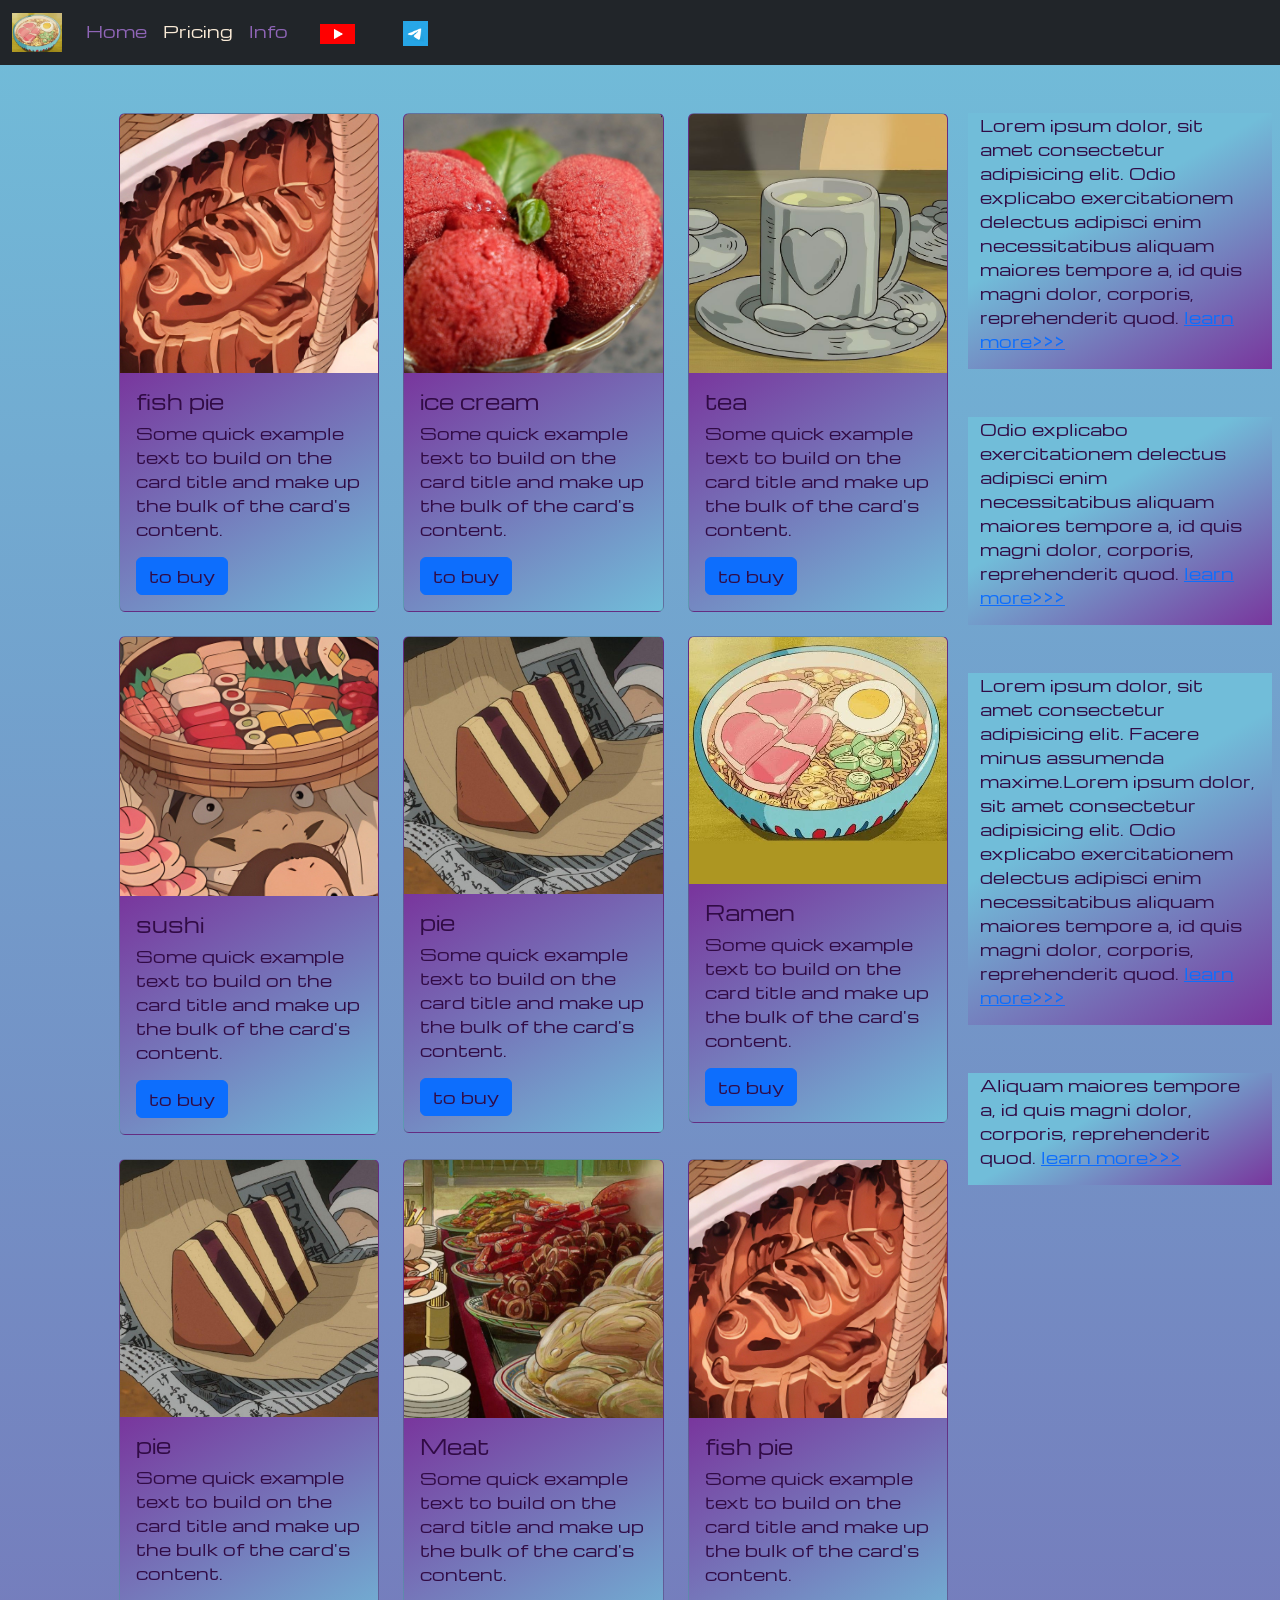
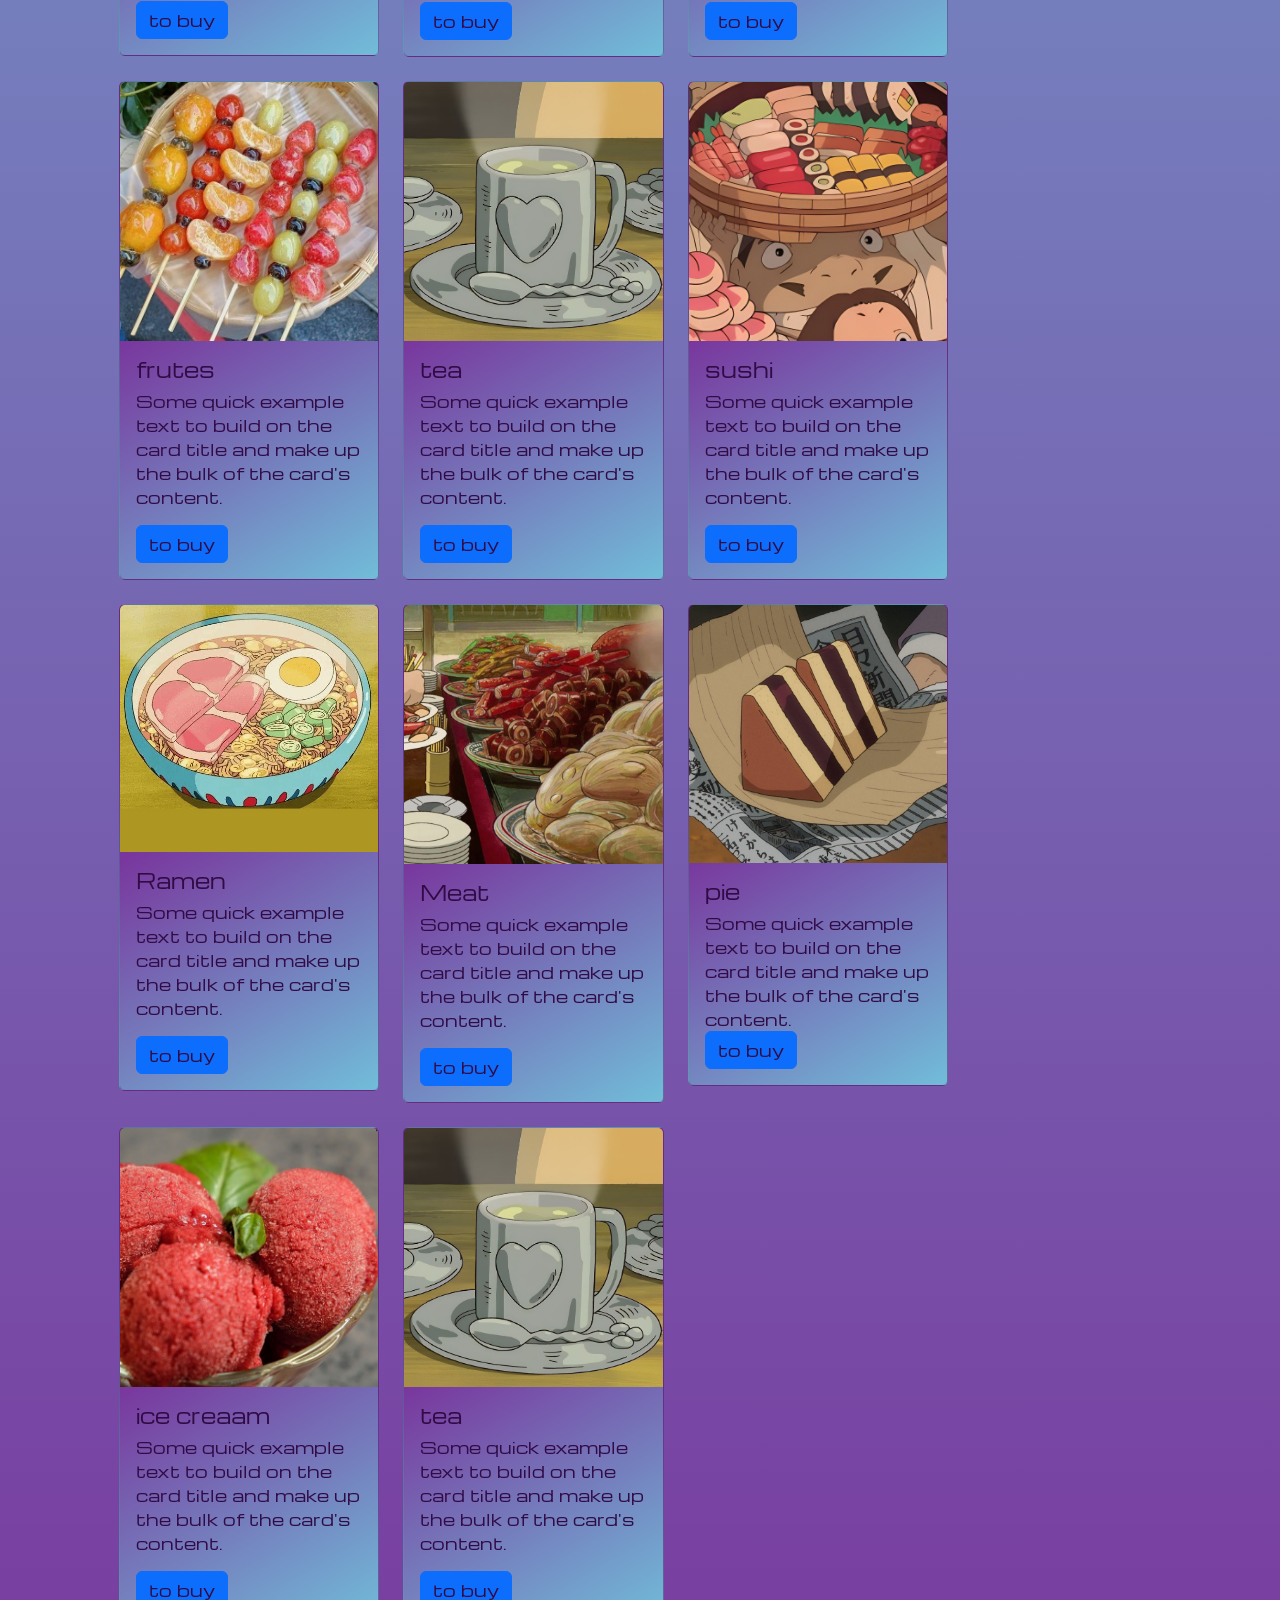
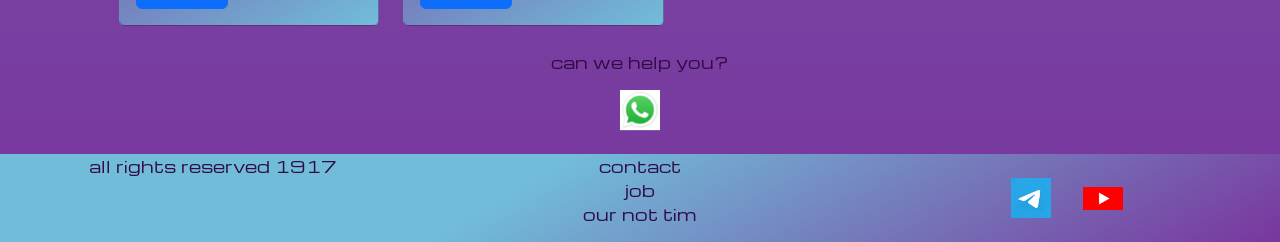
<file: pricing.html>
<!DOCTYPE html>
<html lang="en">

<head>
  <meta charset="UTF-8">
  <meta name="viewport" content="width=device-width, initial-scale=1.0">
  <link href="https://cdn.jsdelivr.net/npm/bootstrap@5.2.3/dist/css/bootstrap.min.css" rel="stylesheet"
    integrity="sha384-rbsA2VBKQhggwzxH7pPCaAqO46MgnOM80zW1RWuH61DGLwZJEdK2Kadq2F9CUG65" crossorigin="anonymous">
  <link rel="stylesheet" href="tm/styels/mycss.css">
  <title>MM-Pricing</title>
  <link rel="apple-touch-icon" sizes="180x180" href="tm/files/logo/apple-touch-icon.png">
<link rel="icon" type="image/png" sizes="32x32" href="tm/files/logo/favicon-32x32.png">
<link rel="icon" type="image/png" sizes="16x16" href="tm/files/logo/favicon-16x16.png">
<link rel="manifest" href="tm/files/logo/site.webmanifest">
</head>

<body>
  <header>
    <nav class="navbar navbar-expand-lg bg-dark">
      <div class="container-fluid">
        <a class="navbar-brand" href="/"><img src="tm/files/87119c7278e28491950256eda63ba2e2.jpg" alt="boul"></a>
        <button class="navbar-toggler" type="button" data-bs-toggle="collapse" data-bs-target="#navbarNav"
          aria-controls="navbarNav" aria-expanded="false" aria-label="Toggle navigation">
          <span class="navbar-toggler-icon"></span>
        </button>
        <div class="collapse navbar-collapse" id="navbarNav">
          <ul class="navbar-nav">
            <li class="nav-item">
              <a class="nav-link" aria-current="page" href="/">Home</a>
            </li>
            <li class="nav-item">
              <a class="nav-link active" href="pricing.html">Pricing</a>
            </li>
            <li class="nav-item">
              <a class="nav-link" href="something.html">Info</a>
            </li>
             <li class="nav-item">
              <a class="nav-link" href="something.html"> <img style="width: 35px; margin-inline: 1em;"
                  src="tm/images/Без названия (1).png" alt="youtube">
              </a>
            </li>
            <li class="nav-item">
              <a class="nav-link" href="something.html"> <img style="width: 25px; margin-inline: 1em;"
                  src="tm/images/Без названия.png" alt="telegram">
              </a>
            </li>
          </ul>
        </div>
      </div>
    </nav>
  </header>
  <section>
    <div class="container-fluid mt-4">
      <div class="row">
        <div class="col-lg-1">

        </div>
        <div class="col-lg-8 col-md-12">
          <div class="row">
            <div class="col-lg-4 col-md-6 mt-4">
              <div class="card">
                <a href="something.html"><img src="tm/images/9e78caa7b0520ad1fbe6ef9b2976a1f5.jpg" class="card-img-top"
                    alt="pie"></a>
                <div class="card-body">
                  <h5 class="card-title"><a href="something.html">fish pie</a></h5>
                  <p class="card-text"><a href="something.html">
                      Some quick example text to build on the card title and make up the bulk of the
                      card's
                      content.
                    </a></p>
                  <a href="something.html" class="btn btn-primary">to buy</a>
                </div>
              </div>
            </div>
            <div class="col-lg-4 col-md-6 mt-4">
              <div class="card">
                <a href="something.html"><img src="tm/images/5604115072fff8c9107f495d6ba7dcb9.jpg" class="card-img-top"
                    alt="icecream"></a>
                <div class="card-body">
                  <h5 class="card-title"><a href="something.html">ice cream</a></h5>
                  <p class="card-text"><a href="something.html">
                      Some quick example text to build on the card title and make up the bulk of the
                      card's
                      content.
                    </a></p>
                  <a href="something.html" class="btn btn-primary">to buy</a>
                </div>
              </div>
            </div>
            <div class="col-lg-4 col-md-6 mt-4">
              <div class="card">
                <img src="tm/images/748c2d4060c829589848dc4660dfda6e.jpg" class="card-img-top" alt="tea">
                <div class="card-body">
                  <h5 class="card-title">tea</h5>
                  <p class="card-text">Some quick example text to build on the card title and make up the bulk of the
                    card's
                    content.</p>
                  <a href="#" class="btn btn-primary">to buy</a>
                </div>
              </div>
            </div>
            <div class="col-lg-4 col-md-6 mt-4">
              <div class="card">
                <a href="something.html"><img src="tm/images/c19bb4b4f775ea1004d9084ca98201a1.jpg" class="card-img-top"
                    alt="sushi"></a>
                <div class="card-body">
                  <h5 class="card-title"><a href="something.html">sushi</a></h5>
                  <p class="card-text"><a href="something.html">
                      Some quick example text to build on the card title and make up the bulk of the
                      card's
                      content.
                    </a></p>
                  <a href="something.html" class="btn btn-primary">to buy</a>
                </div>
              </div>
            </div>
            <div class="col-lg-4 col-md-6 mt-4">
              <div class="card">
                <a href="something.html"><img src="tm/images/eb1e32790777ce8765bdc7ee2da49d62.jpg" class="card-img-top"
                    alt="pie"></a>
                <div class="card-body">
                  <h5 class="card-title"><a href="something.html">pie</a></h5>
                  <p class="card-text"><a href="something.html">
                      Some quick example text to build on the card title and make up the bulk of the
                      card's
                      content.
                    </a></p>
                  <a href="something.html" class="btn btn-primary">to buy</a>
                </div>
              </div>
            </div>
            <div class="col-lg-4 col-md-6 mt-4">
              <div class="card">
                <a href="something.html"><img src="tm/images/87119c7278e28491950256eda63ba2e2.jpg" class="card-img-top"
                    alt="ramen"></a>
                <div class="card-body">
                  <h5 class="card-title"><a href="something.html">Ramen</a></h5>
                  <p class="card-text"><a href="something.html">
                      Some quick example text to build on the card title and make up the bulk of the
                      card's
                      content.
                    </a></p>
                  <a href="something.html" class="btn btn-primary">to buy</a>
                </div>
              </div>
            </div>
            <div class="col-lg-4 col-md-6 mt-4">
              <div class="card">
                <a href=""><img src="tm/images/eb1e32790777ce8765bdc7ee2da49d62.jpg" class="card-img-top" alt="pie"></a>
                <div class="card-body">
                  <h5 class="card-title"><a href="something.html">pie</a></h5>
                  <p class="card-text"><a href="something.html">
                      Some quick example text to build on the card title and make up the bulk of the
                      card's
                      content.
                    </a></p>
                  <a href="something.html" class="btn btn-primary">to buy</a>
                </div>
              </div>
            </div>
            <div class="col-lg-4 col-md-6 mt-4">
              <div class="card">
                <a href="something.html"><img src="tm/images/c6d3aa8b3cfec3b1fc0c6828d05fa2f7.jpg" class="card-img-top"
                    alt="meat"></a>
                <div class="card-body">
                  <h5 class="card-title"><a href="something.html">Meat</a></h5>
                  <p class="card-text"><a href="something.html">
                      Some quick example text to build on the card title and make up the bulk of the
                      card's
                      content.
                    </a></p>
                  <a href="something.html" class="btn btn-primary">to buy</a>
                </div>
              </div>
            </div>
            <div class="col-lg-4 col-md-6 mt-4">
              <div class="card">
                <a href="something.html"><img src="tm/images/9e78caa7b0520ad1fbe6ef9b2976a1f5.jpg" class="card-img-top"
                    alt="pie"></a>
                <div class="card-body">
                  <h5 class="card-title"><a href="something.html">fish pie</a></h5>
                  <p class="card-text"><a href="something.html">
                      Some quick example text to build on the card title and make up the bulk of the
                      card's
                      content.
                    </a></p>
                  <a href="something.html" class="btn btn-primary">to buy</a>
                </div>
              </div>
            </div>
            <div class="col-lg-4 col-md-6 mt-4">
              <div class="card">
                <a href="something.html"><img src="tm/images/25728abfe2c978f19eb98b3a6df19613.jpg" class="card-img-top"
                    alt="glasefrute"></a>
                <div class="card-body">
                  <h5 class="card-title"><a href="something.html">frutes</a></h5>
                  <p class="card-text"><a href="something.html">
                      Some quick example text to build on the card title and make up the bulk of the
                      card's
                      content.
                    </a></p>
                  <a href="something.html" class="btn btn-primary">to buy</a>
                </div>
              </div>
            </div>
            <div class="col-lg-4 col-md-6 mt-4">
              <div class="card">
                <a href="something.html"><img src="tm/images/748c2d4060c829589848dc4660dfda6e.jpg" class="card-img-top"
                    alt="tea"></a>
                <div class="card-body">
                  <h5 class="card-title"><a href="something.html">tea</a></h5>
                  <p class="card-text"><a href="something.html">
                      Some quick example text to build on the card title and make up the bulk of the
                      card's
                      content.
                    </a></p>
                  <a href="something.html" class="btn btn-primary">to buy</a>
                </div>
              </div>
            </div>
            <div class="col-lg-4 col-md-6 mt-4">
              <div class="card">
                <a href="something.html"><img src="tm/images/c19bb4b4f775ea1004d9084ca98201a1.jpg" class="card-img-top"
                    alt="sushi"></a>
                <div class="card-body">
                  <h5 class="card-title"><a href="something.html">sushi</a></h5>
                  <p class="card-text"><a href="something.html">
                      Some quick example text to build on the card title and make up the bulk of the
                      card's
                      content.
                    </a></p>
                  <a href="something.html" class="btn btn-primary">to buy</a>
                </div>
              </div>
            </div>
            <div class="col-lg-4 col-md-6 mt-4">
              <div class="card">
                <a href="something.html"><img src="tm/images/87119c7278e28491950256eda63ba2e2.jpg" class="card-img-top"
                    alt="ramen"></a>
                <div class="card-body">
                  <h5 class="card-title"><a href="something.html">Ramen</a></h5>
                  <p class="card-text"><a href="something.html">
                      Some quick example text to build on the card title and make up the bulk of the
                      card's
                      content.
                    </a></p>
                  <a href="something.html" class="btn btn-primary">to buy</a>
                </div>
              </div>
            </div>
            <div class="col-lg-4 col-md-6 mt-4">
              <div class="card">
                <a href="something.html"><img src="tm/images/c6d3aa8b3cfec3b1fc0c6828d05fa2f7.jpg" class="card-img-top"
                    alt="meat"></a>
                <div class="card-body">
                  <h5 class="card-title"><a href="something.html">Meat</a></h5>
                  <p class="card-text"><a href="something.html">
                      Some quick example text to build on the card title and make up the bulk of the
                      card's
                      content.
                    </a></p>
                  <a href="something.html" class="btn btn-primary">to buy</a>
                </div>
              </div>
            </div>
            <div class="col-lg-4 col-md-6 mt-4">
              <div class="card">
                <a href="something.html"><img src="tm/images/eb1e32790777ce8765bdc7ee2da49d62.jpg" class="card-img-top"
                    alt="pie"></a>
                <div class="card-body">
                  <h5 class="card-title"><a href="something.html">pie</a></h5>
                  <a href="something.html">
                    <p class="card-text">Some quick example text to build on the card title and make up the bulk of the
                      card's
                      content.</p>
                  </a>
                  <a href="something.html" class="btn btn-primary">to buy</a>
                </div>
              </div>
            </div>
            <div class="col-lg-4 col-md-6 mt-4">
              <div class="card">
                <a href="something.html"><img src="tm/images/5604115072fff8c9107f495d6ba7dcb9.jpg" class="card-img-top"
                    alt="icecream"></a>
                <div class="card-body">
                  <h5 class="card-title"><a href="something.html">ice creaam</a></h5>
                  <p class="card-text"><a href="something.html">
                      Some quick example text to build on the card title and make up the bulk of the
                      card's
                      content.
                    </a></p>
                  <a href="something.html" class="btn btn-primary">to buy</a>
                </div>
              </div>
            </div>
            <div class="col-lg-4 col-md-6 mt-4">
              <div class="card">
                <a href="something.html"><img src="tm/images/748c2d4060c829589848dc4660dfda6e.jpg" class="card-img-top"
                    alt="tea"></a>
                <div class="card-body">
                  <h5 class="card-title"><a href="something.html">tea</a></h5>
                  <p class="card-text"><a href="something.html">
                      Some quick example text to build on the card title and make up the bulk of the
                      card's
                      content.
                    </a></p>
                  <a href="something.html" class="btn btn-primary">to buy</a>
                </div>
              </div>
            </div>
          </div>
        </div>
        <div class="col-lg-3 col-md-12">
          <div class="row px-2">
            <div class="col-lg-12 sidebare my-4">
              <p>Lorem ipsum dolor, sit amet consectetur adipisicing elit. Odio explicabo exercitationem delectus
                adipisci enim necessitatibus aliquam maiores tempore a, id quis magni dolor, corporis, reprehenderit
                quod. <a href="#">learn more>>></a></p>
            </div>
            <div class="col-lg-12 sidebare my-4">
              <p>Odio explicabo exercitationem delectus
                adipisci enim necessitatibus aliquam maiores tempore a, id quis magni dolor, corporis, reprehenderit
                quod. <a href="#">learn more>>></a></p>
            </div>
            <div class="col-lg-12 sidebare my-4">
              <p>Lorem ipsum dolor, sit amet consectetur adipisicing elit. Facere minus assumenda maxime.Lorem ipsum
                dolor, sit amet consectetur adipisicing elit. Odio explicabo exercitationem delectus
                adipisci enim necessitatibus aliquam maiores tempore a, id quis magni dolor, corporis, reprehenderit
                quod. <a href="#">learn more>>></a></p>
            </div>
            <div class="col-lg-12 sidebare my-4">
              <p>Aliquam maiores tempore a, id quis magni dolor, corporis, reprehenderit
                quod. <a href="#">learn more>>></a></p>
            </div>
          </div>
        </div>
      </div>
    </div>
            <div class="col-lg-12 col-md-12 text-center mt-4">
              <p>can we help you?</p>
            </div>
            <div class="col-lg-12 col-md-12 text-center">
              <a href="something.html">
                <img class="call" style="width: 40px; margin-inline: 1em;" src="tm/images/Без названия.jpg"
                  alt="whatsapp"></a>
            </div>
  </section>
  <footer class="mt-4">
    <div class="container-fluid">
      <div class="row">
        <div class="col-lg-4 col-md-12 footer-text text-center">
          <p>all rights reserved 1917</p>
        </div>
        <div class="col-lg-4 col-md-12 footer-text text-center">
          <p>contact<br>job<br>our not tim</p>
        </div>
        <div class="col-lg-4 col-md-12 media-link">
          <img style="width: 40px; margin-inline: 1em;" src="tm/images/Без названия.png" alt="telegram">
          <img style="width: 40px; margin-inline: 1em;" src="tm/images/Без названия (1).png" alt="youtube">
        </div>
      </div>
    </div>
  </footer>


  <script src="https://cdn.jsdelivr.net/npm/bootstrap@5.2.3/dist/js/bootstrap.bundle.min.js"
    integrity="sha384-kenU1KFdBIe4zVF0s0G1M5b4hcpxyD9F7jL+jjXkk+Q2h455rYXK/7HAuoJl+0I4"
    crossorigin="anonymous"></script>
</body>

</html>
</file>
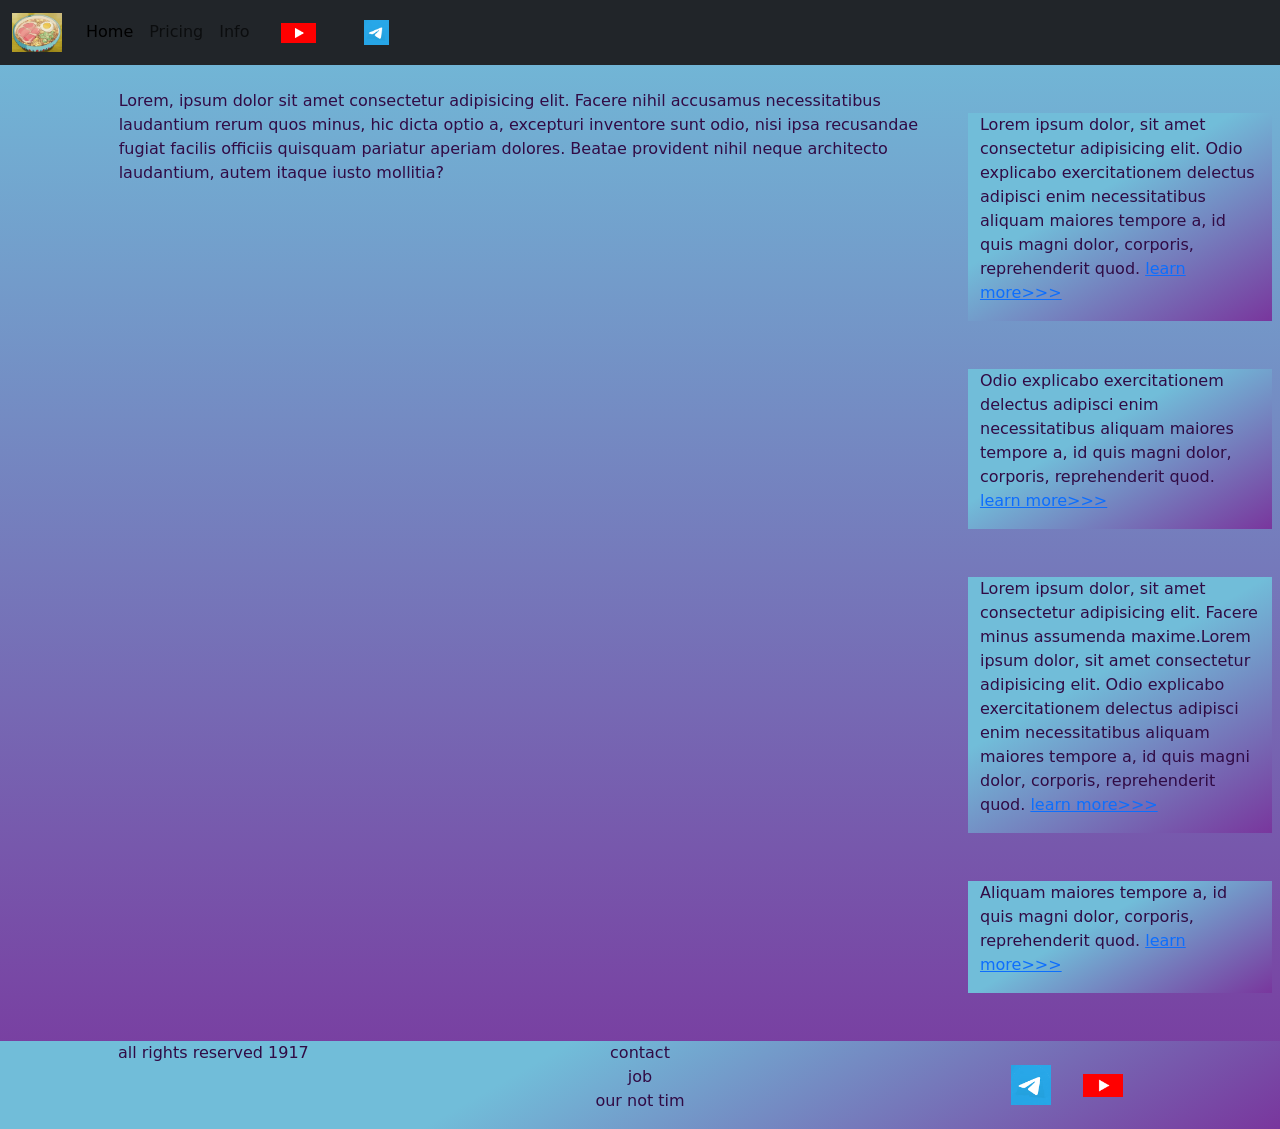
<file: something.html>
<!DOCTYPE html>
<html lang="en">

<head>
    <meta charset="UTF-8">
    <meta name="viewport" content="width=device-width, initial-scale=1.0">
    <link rel="stylesheet" href="tm/styels/mycss.css">
    <link href="https://cdn.jsdelivr.net/npm/bootstrap@5.2.3/dist/css/bootstrap.min.css" rel="stylesheet"
        integrity="sha384-rbsA2VBKQhggwzxH7pPCaAqO46MgnOM80zW1RWuH61DGLwZJEdK2Kadq2F9CUG65" crossorigin="anonymous">
    <title>MM</title>
    <link rel="apple-touch-icon" sizes="180x180" href="tm/files/logo/apple-touch-icon.png">
<link rel="icon" type="image/png" sizes="32x32" href="tm/files/logo/favicon-32x32.png">
<link rel="icon" type="image/png" sizes="16x16" href="tm/files/logo/favicon-16x16.png">
<link rel="manifest" href="tm/files/logo/site.webmanifest">
</head>

<body>
    <header>
        <nav class="navbar navbar-expand-lg bg-dark">
            <div class="container-fluid">
                <a class="navbar-brand" href="/"><img src="tm/files/87119c7278e28491950256eda63ba2e2.jpg"
                        alt="boul"></a>
                <button class="navbar-toggler" type="button" data-bs-toggle="collapse" data-bs-target="#navbarNav"
                    aria-controls="navbarNav" aria-expanded="false" aria-label="Toggle navigation">
                    <span class="navbar-toggler-icon"></span>
                </button>
                <div class="collapse navbar-collapse" id="navbarNav">
                    <ul class="navbar-nav">
                        <li class="nav-item">
                            <a class="nav-link active" aria-current="page" href="/">Home</a>
                        </li>
                        <li class="nav-item">
                            <a class="nav-link" href="pricing.html">Pricing</a>
                        </li>
                        <li class="nav-item">
                            <a class="nav-link" href="something.html">Info</a>
                        </li>
                         <li class="nav-item">
              <a class="nav-link" href="something.html"> <img style="width: 35px; margin-inline: 1em;"
                  src="tm/images/Без названия (1).png" alt="youtube">
              </a>
            </li>
            <li class="nav-item">
              <a class="nav-link" href="something.html"> <img style="width: 25px; margin-inline: 1em;"
                  src="tm/images/Без названия.png" alt="telegram">
              </a>
            </li>
                    </ul>
                </div>
            </div>
        </nav>
    </header>
    <section>
        <div class="container-fluid mt-4">
            <div class="row">
                <div class="col-lg-1">

                </div>
                <div class="col-lg-8 col-md-12">
                    <p>Lorem, ipsum dolor sit amet consectetur adipisicing elit. Facere nihil accusamus necessitatibus
                        laudantium rerum quos minus, hic dicta optio a, excepturi inventore sunt odio, nisi ipsa
                        recusandae fugiat facilis officiis quisquam pariatur aperiam dolores. Beatae provident nihil
                        neque architecto laudantium, autem itaque iusto mollitia?</p>
                </div>
                <div class="col-lg-3 col-md-12">
                    <div class="row px-2">
                        <div class="col-lg-12 sidebare my-4">
                            <p>Lorem ipsum dolor, sit amet consectetur adipisicing elit. Odio explicabo exercitationem
                                delectus
                                adipisci enim necessitatibus aliquam maiores tempore a, id quis magni dolor, corporis,
                                reprehenderit
                                quod. <a href="#">learn more>>></a></p>
                        </div>
                        <div class="col-lg-12 sidebare my-4">
                            <p>Odio explicabo exercitationem delectus
                                adipisci enim necessitatibus aliquam maiores tempore a, id quis magni dolor, corporis,
                                reprehenderit
                                quod. <a href="#">learn more>>></a></p>
                        </div>
                        <div class="col-lg-12 sidebare my-4">
                            <p>Lorem ipsum dolor, sit amet consectetur adipisicing elit. Facere minus assumenda
                                maxime.Lorem ipsum
                                dolor, sit amet consectetur adipisicing elit. Odio explicabo exercitationem delectus
                                adipisci enim necessitatibus aliquam maiores tempore a, id quis magni dolor, corporis,
                                reprehenderit
                                quod. <a href="#">learn more>>></a></p>
                        </div>
                        <div class="col-lg-12 sidebare my-4">
                            <p>Aliquam maiores tempore a, id quis magni dolor, corporis, reprehenderit
                                quod. <a href="#">learn more>>></a></p>
                        </div>
                    </div>
                </div>
            </div>
        </div>

    </section>
 <footer class="mt-4">
    <div class="container-fluid">
      <div class="row">
        <div class="col-lg-4 col-md-12 footer-text text-center">
          <p>all rights reserved 1917</p>
        </div>
        <div class="col-lg-4 col-md-12 footer-text text-center">
          <p>contact<br>job<br>our not tim</p>
        </div>
        <div class="col-lg-4 col-md-12 media-link">
          <img style="width: 40px; margin-inline: 1em;" src="tm/images/Без названия.png" alt="telegram">
          <img style="width: 40px; margin-inline: 1em;" src="tm/images/Без названия (1).png" alt="youtube">
        </div>
      </div>
    </div>
  </footer>

    <script src="https://cdn.jsdelivr.net/npm/bootstrap@5.2.3/dist/js/bootstrap.bundle.min.js"
        integrity="sha384-kenU1KFdBIe4zVF0s0G1M5b4hcpxyD9F7jL+jjXkk+Q2h455rYXK/7HAuoJl+0I4"
        crossorigin="anonymous"></script>
</body>

</html>
</file>
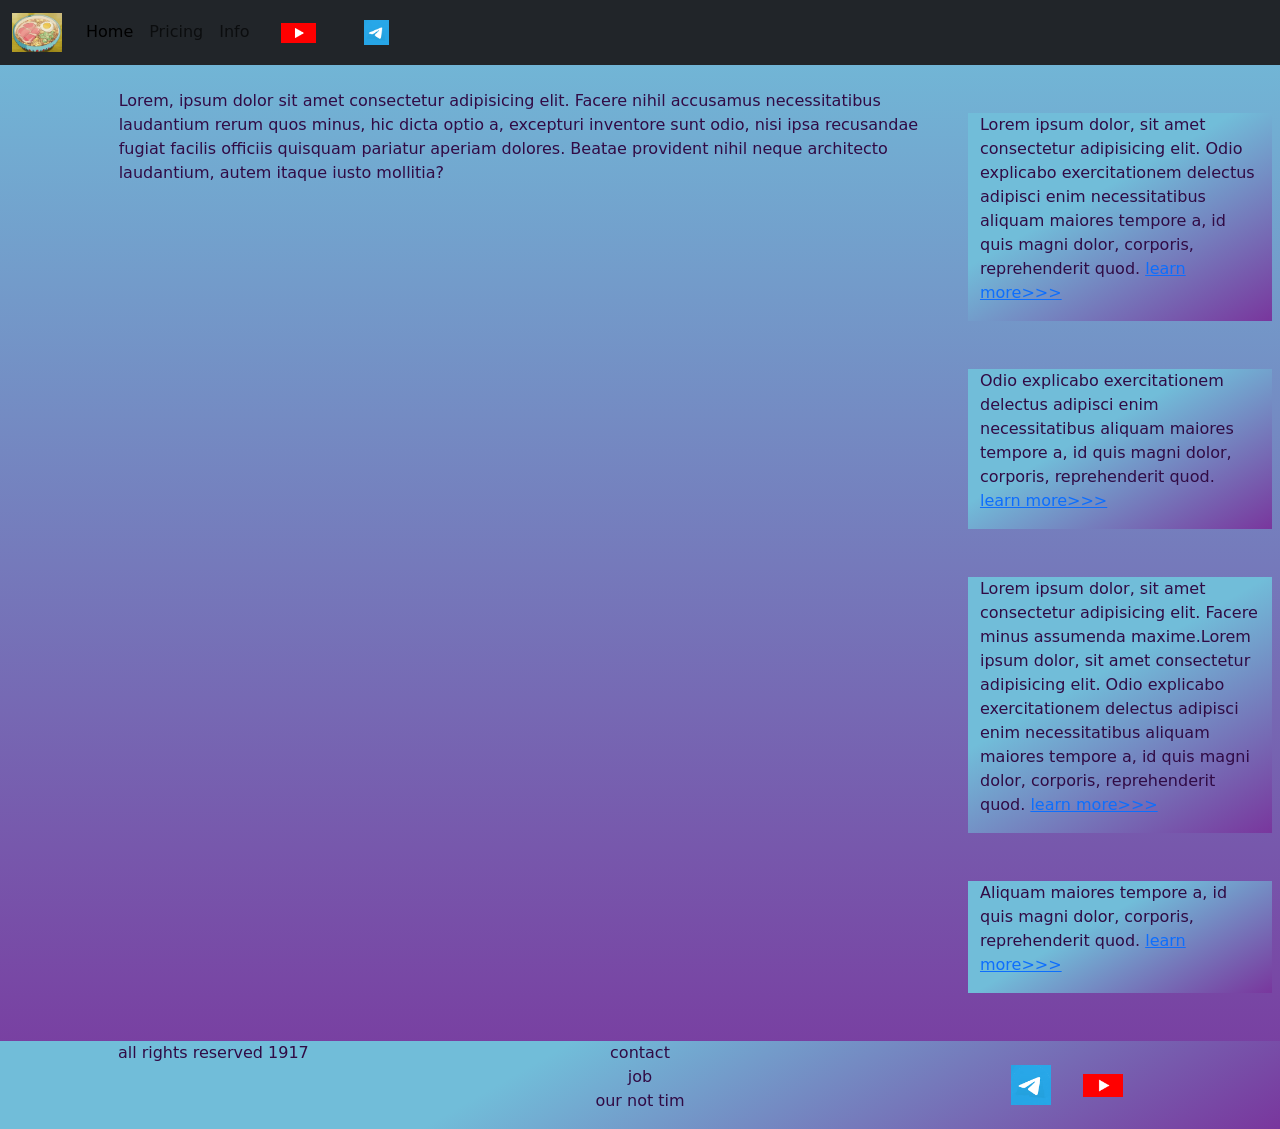
<file: tm/something.html>
<!DOCTYPE html>
<html lang="en">

<head>
    <meta charset="UTF-8">
    <meta name="viewport" content="width=device-width, initial-scale=1.0">
    <link rel="stylesheet" href="styels/mycss.css">
    <link href="https://cdn.jsdelivr.net/npm/bootstrap@5.2.3/dist/css/bootstrap.min.css" rel="stylesheet"
        integrity="sha384-rbsA2VBKQhggwzxH7pPCaAqO46MgnOM80zW1RWuH61DGLwZJEdK2Kadq2F9CUG65" crossorigin="anonymous">
    <title>MM</title>
    <link rel="apple-touch-icon" sizes="180x180" href="files/logo/apple-touch-icon.png">
<link rel="icon" type="image/png" sizes="32x32" href="files/logo/favicon-32x32.png">
<link rel="icon" type="image/png" sizes="16x16" href="files/logo/favicon-16x16.png">
<link rel="manifest" href="files/logo/site.webmanifest">
</head>

<body>
    <header>
        <nav class="navbar navbar-expand-lg bg-dark">
            <div class="container-fluid">
                <a class="navbar-brand" href="/"><img src="files/87119c7278e28491950256eda63ba2e2.jpg"
                        alt="boul"></a>
                <button class="navbar-toggler" type="button" data-bs-toggle="collapse" data-bs-target="#navbarNav"
                    aria-controls="navbarNav" aria-expanded="false" aria-label="Toggle navigation">
                    <span class="navbar-toggler-icon"></span>
                </button>
                <div class="collapse navbar-collapse" id="navbarNav">
                    <ul class="navbar-nav">
                        <li class="nav-item">
                            <a class="nav-link active" aria-current="page" href="/">Home</a>
                        </li>
                        <li class="nav-item">
                            <a class="nav-link" href="pricing.html">Pricing</a>
                        </li>
                        <li class="nav-item">
                            <a class="nav-link" href="something.html">Info</a>
                        </li>
                         <li class="nav-item">
              <a class="nav-link" href="something.html"> <img style="width: 35px; margin-inline: 1em;"
                  src="images/Без названия (1).png" alt="youtube">
              </a>
            </li>
            <li class="nav-item">
              <a class="nav-link" href="something.html"> <img style="width: 25px; margin-inline: 1em;"
                  src="images/Без названия.png" alt="telegram">
              </a>
            </li>
                    </ul>
                </div>
            </div>
        </nav>
    </header>
    <section>
        <div class="container-fluid mt-4">
            <div class="row">
                <div class="col-lg-1">

                </div>
                <div class="col-lg-8 col-md-12">
                    <p>Lorem, ipsum dolor sit amet consectetur adipisicing elit. Facere nihil accusamus necessitatibus
                        laudantium rerum quos minus, hic dicta optio a, excepturi inventore sunt odio, nisi ipsa
                        recusandae fugiat facilis officiis quisquam pariatur aperiam dolores. Beatae provident nihil
                        neque architecto laudantium, autem itaque iusto mollitia?</p>
                </div>
                <div class="col-lg-3 col-md-12">
                    <div class="row px-2">
                        <div class="col-lg-12 sidebare my-4">
                            <p>Lorem ipsum dolor, sit amet consectetur adipisicing elit. Odio explicabo exercitationem
                                delectus
                                adipisci enim necessitatibus aliquam maiores tempore a, id quis magni dolor, corporis,
                                reprehenderit
                                quod. <a href="#">learn more>>></a></p>
                        </div>
                        <div class="col-lg-12 sidebare my-4">
                            <p>Odio explicabo exercitationem delectus
                                adipisci enim necessitatibus aliquam maiores tempore a, id quis magni dolor, corporis,
                                reprehenderit
                                quod. <a href="#">learn more>>></a></p>
                        </div>
                        <div class="col-lg-12 sidebare my-4">
                            <p>Lorem ipsum dolor, sit amet consectetur adipisicing elit. Facere minus assumenda
                                maxime.Lorem ipsum
                                dolor, sit amet consectetur adipisicing elit. Odio explicabo exercitationem delectus
                                adipisci enim necessitatibus aliquam maiores tempore a, id quis magni dolor, corporis,
                                reprehenderit
                                quod. <a href="#">learn more>>></a></p>
                        </div>
                        <div class="col-lg-12 sidebare my-4">
                            <p>Aliquam maiores tempore a, id quis magni dolor, corporis, reprehenderit
                                quod. <a href="#">learn more>>></a></p>
                        </div>
                    </div>
                </div>
            </div>
        </div>

    </section>
 <footer class="mt-4">
    <div class="container-fluid">
      <div class="row">
        <div class="col-lg-4 col-md-12 footer-text text-center">
          <p>all rights reserved 1917</p>
        </div>
        <div class="col-lg-4 col-md-12 footer-text text-center">
          <p>contact<br>job<br>our not tim</p>
        </div>
        <div class="col-lg-4 col-md-12 media-link">
          <img style="width: 40px; margin-inline: 1em;" src="images/Без названия.png" alt="telegram">
          <img style="width: 40px; margin-inline: 1em;" src="images/Без названия (1).png" alt="youtube">
        </div>
      </div>
    </div>
  </footer>

    <script src="https://cdn.jsdelivr.net/npm/bootstrap@5.2.3/dist/js/bootstrap.bundle.min.js"
        integrity="sha384-kenU1KFdBIe4zVF0s0G1M5b4hcpxyD9F7jL+jjXkk+Q2h455rYXK/7HAuoJl+0I4"
        crossorigin="anonymous"></script>
</body>

</html>
</file>
<file: tm/styels/mycss.css>
@import url('https://fonts.googleapis.com/css?family=Michroma&display=swap');
body{
    font-family: Michroma, serif;
    background: linear-gradient(0deg, #79369d 0%, #71bdd9 100%);
}
p{
    color: #310b45;
}
.nav-link {
     color:rgb(143, 101, 183);
}
.navbar-nav .nav-link.active{
   color:antiquewhite;
}
.navbar-brand img {
    width: 50px;
}
.navbar-toggler{
    background-color: rgb(143, 101, 183);
   
}
.sidebare {
    color:#310b45;
     background: linear-gradient(330deg,#79369d 0%, #71bdd9 60%);

}
.card{background:  linear-gradient(330deg,#71bdd9 0%,#79369d 60%);
 color:#310b45 ;
}
.card a{
    text-decoration: none;
    color:#310b45 ;
}
.stext, 
footer-text{
    color: #310b45;
    margin: auto auto ;
}
footer, .btn-outline-primary {
       background: linear-gradient(330deg,#79369d 0%, #71bdd9 60%);

} 
.media-link{
    display: flex;
    justify-content: center;
    align-items: center;
}
.call{animation: myAnim 1s ease 1s 1 normal forwards ;}
@keyframes myAnim {
    0% {
        animation-timing-function: ease-in;
        opacity: 0;
        transform: translateY(-250px);
    }
    38%{
          animation-timing-function: ease-out;
        opacity:1;
        transform: translateY(0);
    }
    55%{
          animation-timing-function: ease-in;
        transform: translateY(-65px);
    }
    72%{
          animation-timing-function: ease-out;
        transform: translateY(0);
    }
    81%{
          animation-timing-function: ease-in;
        transform: translateY(-28px);
    }
    90%{
          animation-timing-function: ease-out;
        transform: translateY(0);
    }
    95%{
          animation-timing-function: ease-in;
        transform: translateY(-8px);
    }
    100%{
          animation-timing-function: ease-out;
        transform: translateY(0);
    }
}
@media (max-width: 755px) {
    .carousel-indicators{
        display: none;
    }
}
/*rgb(72, 50, 92)*/
</file>
